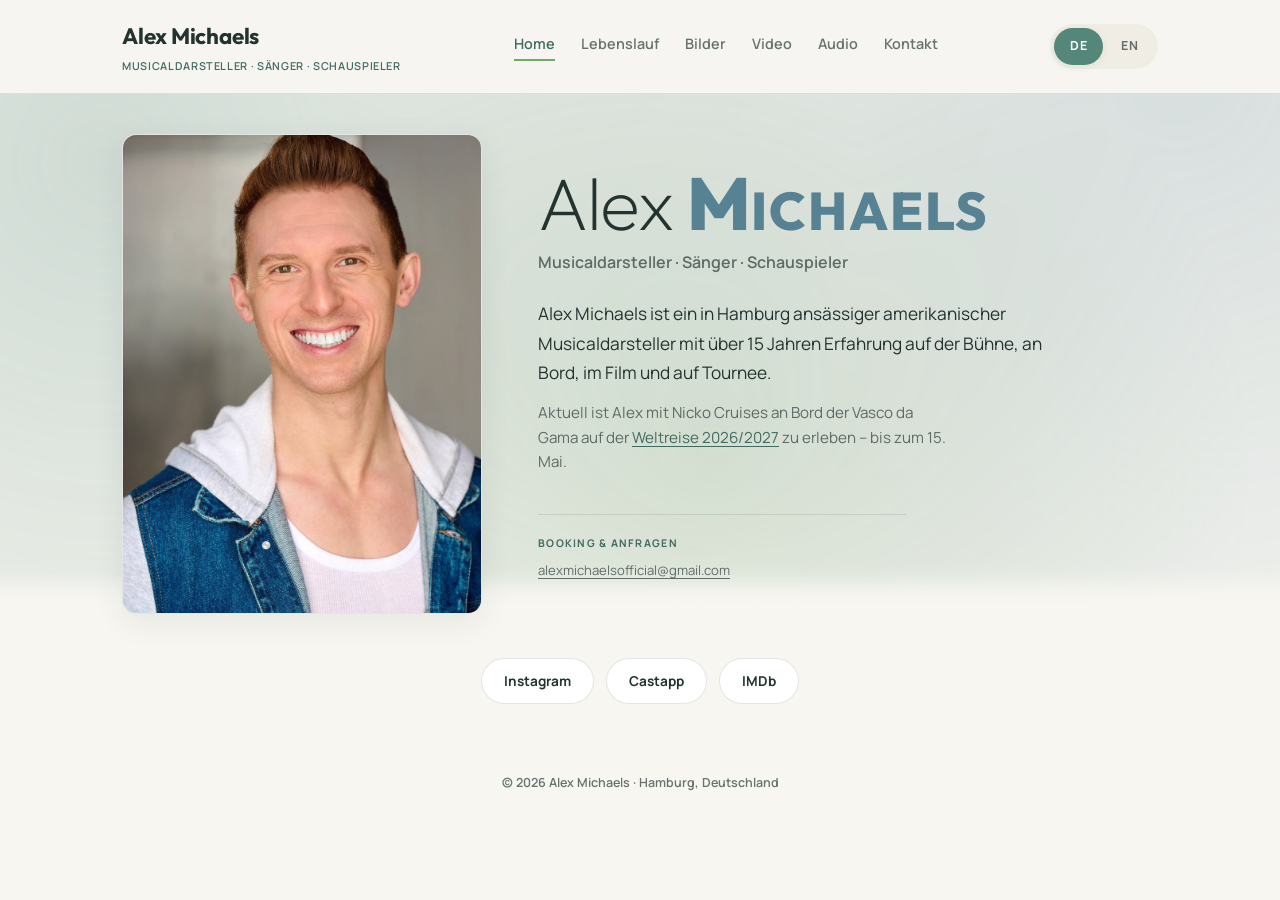
<file: index.html>
<!DOCTYPE html>
<html lang="de">
<head>
<meta charset="UTF-8">
<meta http-equiv="refresh" content="0; url=de/index.html">
<link rel="icon" type="image/png" sizes="32x32" href="assets/favicon-32.png">
<link rel="canonical" href="de/index.html">
<title>Alex Michaels</title>
</head>
<body>
<p><a href="de/index.html">Weiter zu Alex Michaels (Deutsch)</a> / <a href="en/index.html">Continue in English</a></p>
</body>
</html>
</file>
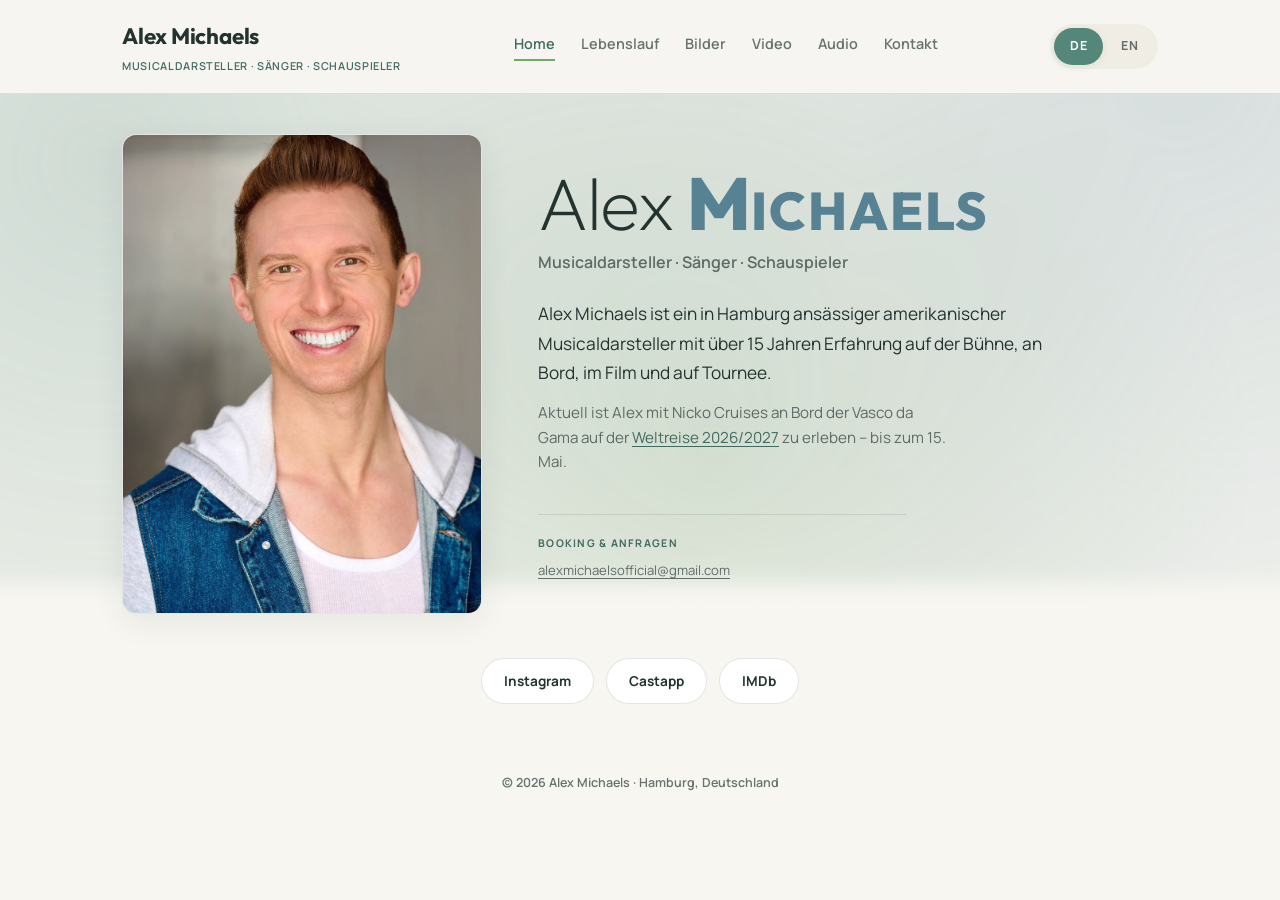
<file: de/index.html>
<!DOCTYPE html>
<html lang="de">
<head>
<meta charset="UTF-8">
<meta name="viewport" content="width=device-width, initial-scale=1">
<title>Alex Michaels — Musicaldarsteller, Sänger, Schauspieler | Hamburg</title>
<meta name="description" content="Alex Michaels ist ein in Hamburg ansässiger amerikanischer Musicaldarsteller mit über 15 Jahren Erfahrung auf der Bühne, an Bord, im Film und auf Tournee.">
<link rel="icon" type="image/png" sizes="32x32" href="../assets/favicon-32.png">
<link rel="icon" type="image/png" sizes="16x16" href="../assets/favicon-16.png">
<link rel="apple-touch-icon" href="../assets/apple-touch-icon.png">
<link rel="stylesheet" href="../assets/css/style.css">
</head>
<body>

<header class="site-header">
  <div class="header-inner">
    <a href="index.html" class="brand">Alex Michaels<small>Musicaldarsteller · Sänger · Schauspieler</small></a>
    <nav class="main-nav" aria-label="Hauptnavigation">
      <a href="index.html" aria-current="page">Home</a>
      <a href="cv.html">Lebenslauf</a>
      <a href="bilder.html">Bilder</a>
      <a href="video.html">Video</a>
      <a href="audio.html">Audio</a>
      <a href="kontakt.html">Kontakt</a>
    </nav>
    <div class="lang-toggle" role="group" aria-label="Sprache wählen">
      <a href="index.html" class="active" lang="de">DE</a>
      <a href="../en/index.html" lang="en">EN</a>
    </div>
  </div>
</header>

<section class="hero-split">
  <div class="wrap hero-grid">
    <div class="hero-photo-col">
      <div class="hero-photo">
        <img src="../assets/img/alex-headshot.jpg" alt="Portraitfoto von Alex Michaels">
      </div>
    </div>
    <div class="hero-content-col">
      <h1>Alex <em>M<span class="small-caps">ichaels</span></em></h1>
      <p class="role-strip">Musicaldarsteller · Sänger · Schauspieler</p>
      <p class="hero-bio">Alex Michaels ist ein in Hamburg ansässiger amerikanischer Musicaldarsteller mit über 15 Jahren Erfahrung auf der Bühne, an Bord, im Film und auf Tournee.</p>
      <p class="hero-note">Aktuell ist Alex mit Nicko Cruises an Bord der Vasco da Gama auf der <a href="https://www.nicko-cruises.de/en/world-cruise/routes/world-cruise-2026-27-193-days" target="_blank" rel="noopener">Weltreise 2026/2027</a> zu erleben – bis zum 15. Mai.</p>
      <div class="agent-block">
        <span class="label">Booking & Anfragen</span>
        <a href="mailto:alexmichaelsofficial@gmail.com">alexmichaelsofficial@gmail.com</a>
      </div>
    </div>
  </div>
</section>

<section class="hero-links-row">
  <div class="wrap">
    <div class="links-strip">
      <a class="link-chip" href="https://www.instagram.com/alexmichaelsofficial/" target="_blank" rel="noopener">Instagram</a>
      <a class="link-chip" href="https://castapp.pro/AlexMichaels" target="_blank" rel="noopener">Castapp</a>
      <a class="link-chip" href="https://www.imdb.com/name/nm9391059/" target="_blank" rel="noopener">IMDb</a>
    </div>
  </div>
</section>

<footer class="site-footer">
  <div class="wrap">
    <p>© 2026 Alex Michaels · Hamburg, Deutschland</p>
  </div>
</footer>

</body>
</html>
</file>
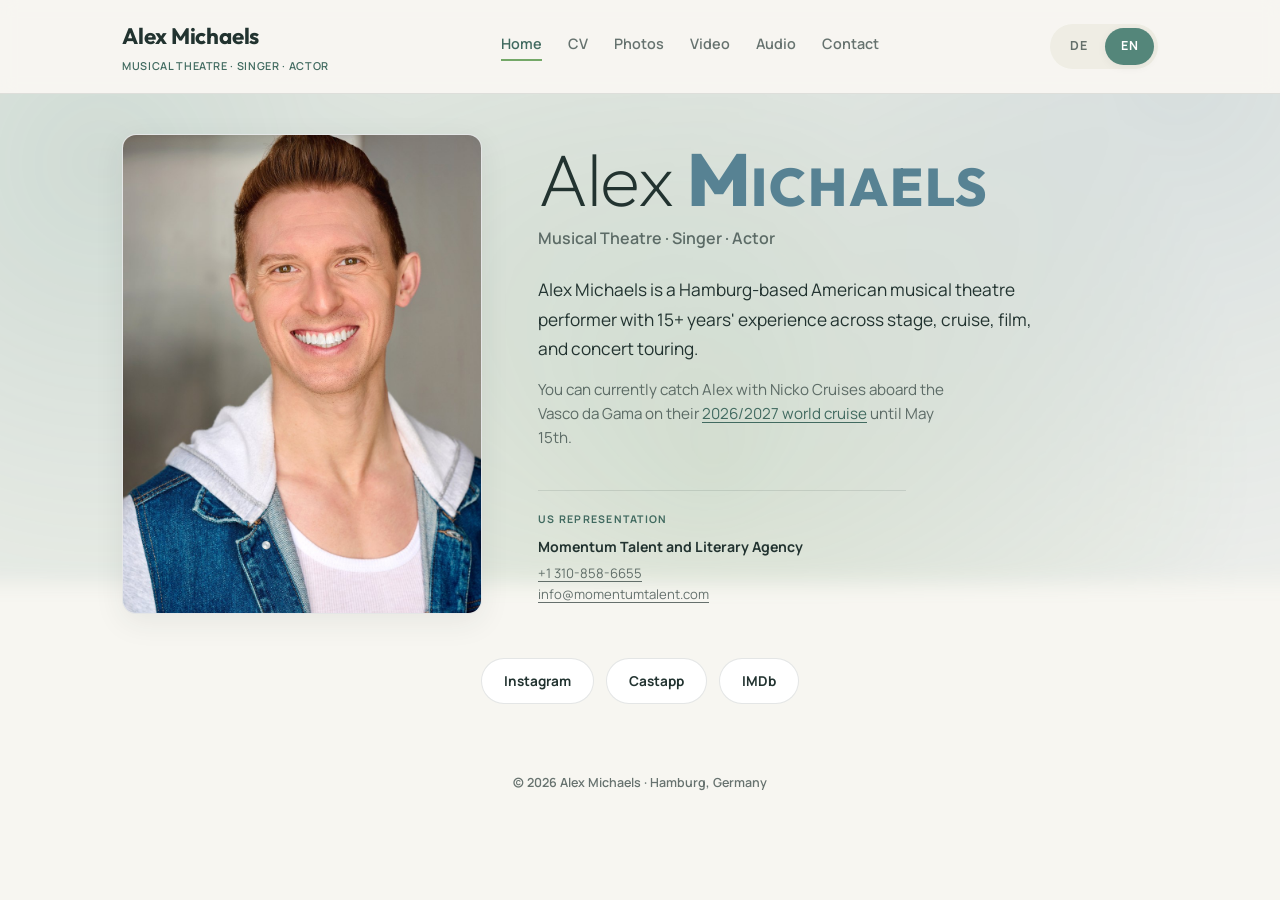
<file: en/index.html>
<!DOCTYPE html>
<html lang="en">
<head>
<meta charset="UTF-8">
<meta name="viewport" content="width=device-width, initial-scale=1">
<title>Alex Michaels — Musical Theatre, Singer, Actor | Hamburg</title>
<meta name="description" content="Alex Michaels is a Hamburg-based American musical theatre performer with 15+ years' experience across stage, cruise, film, and concert touring.">
<link rel="icon" type="image/png" sizes="32x32" href="../assets/favicon-32.png">
<link rel="icon" type="image/png" sizes="16x16" href="../assets/favicon-16.png">
<link rel="apple-touch-icon" href="../assets/apple-touch-icon.png">
<link rel="stylesheet" href="../assets/css/style.css">
</head>
<body>

<header class="site-header">
  <div class="header-inner">
    <a href="index.html" class="brand">Alex Michaels<small>Musical Theatre · Singer · Actor</small></a>
    <nav class="main-nav" aria-label="Main navigation">
      <a href="index.html" aria-current="page">Home</a>
      <a href="cv.html">CV</a>
      <a href="photos.html">Photos</a>
      <a href="video.html">Video</a>
      <a href="audio.html">Audio</a>
      <a href="contact.html">Contact</a>
    </nav>
    <div class="lang-toggle" role="group" aria-label="Select language">
      <a href="../de/index.html" lang="de">DE</a>
      <a href="index.html" class="active" lang="en">EN</a>
    </div>
  </div>
</header>

<section class="hero-split">
  <div class="wrap hero-grid">
    <div class="hero-photo-col">
      <div class="hero-photo">
        <img src="../assets/img/alex-headshot.jpg" alt="Portrait photo of Alex Michaels">
      </div>
    </div>
    <div class="hero-content-col">
      <h1>Alex <em>M<span class="small-caps">ichaels</span></em></h1>
      <p class="role-strip">Musical Theatre · Singer · Actor</p>
      <p class="hero-bio">Alex Michaels is a Hamburg-based American musical theatre performer with 15+ years' experience across stage, cruise, film, and concert touring.</p>
      <p class="hero-note">You can currently catch Alex with Nicko Cruises aboard the Vasco da Gama on their <a href="https://www.nicko-cruises.de/en/world-cruise/routes/world-cruise-2026-27-193-days" target="_blank" rel="noopener">2026/2027 world cruise</a> until May 15th.</p>
      <div class="agent-block">
        <span class="label">US Representation</span>
        <strong>Momentum Talent and Literary Agency</strong>
        <a href="tel:+13108586655">+1 310-858-6655</a><br>
        <a href="mailto:info@momentumtalent.com">info@momentumtalent.com</a>
      </div>
    </div>
  </div>
</section>

<section class="hero-links-row">
  <div class="wrap">
    <div class="links-strip">
      <a class="link-chip" href="https://www.instagram.com/alexmichaelsofficial/" target="_blank" rel="noopener">Instagram</a>
      <a class="link-chip" href="https://castapp.pro/AlexMichaels" target="_blank" rel="noopener">Castapp</a>
      <a class="link-chip" href="https://www.imdb.com/name/nm9391059/" target="_blank" rel="noopener">IMDb</a>
    </div>
  </div>
</section>

<footer class="site-footer">
  <div class="wrap">
    <p>© 2026 Alex Michaels · Hamburg, Germany</p>
  </div>
</footer>

</body>
</html>
</file>
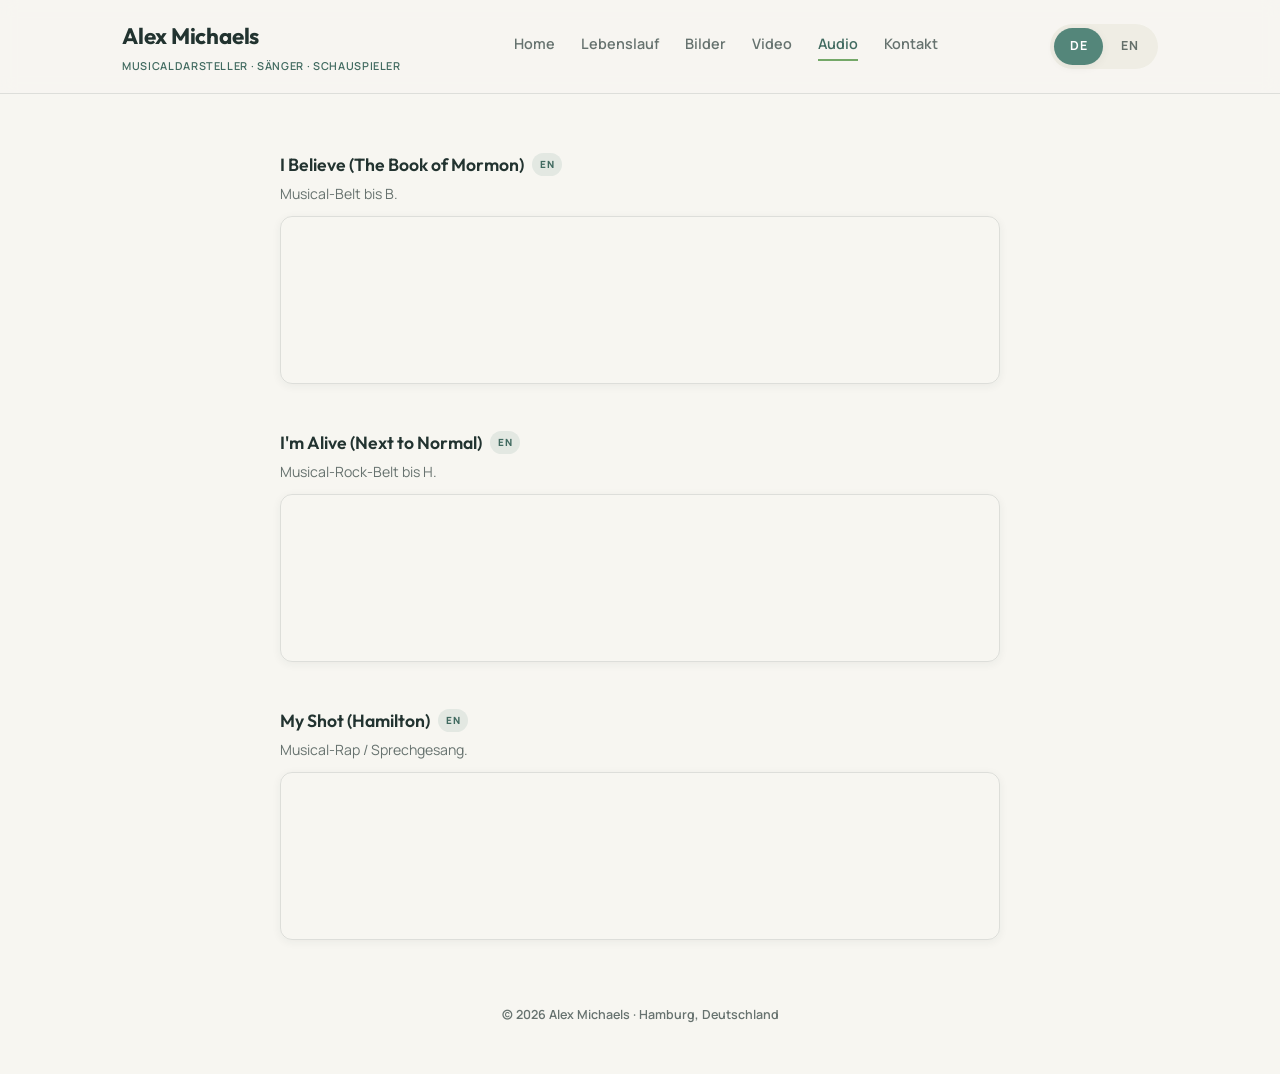
<file: de/audio.html>
<!DOCTYPE html>
<html lang="de">
<head>
<meta charset="UTF-8">
<meta name="viewport" content="width=device-width, initial-scale=1">
<title>Alex Michaels — Hörproben | Musicaldarsteller, Hamburg</title>
<link rel="icon" type="image/png" sizes="32x32" href="../assets/favicon-32.png">
<link rel="icon" type="image/png" sizes="16x16" href="../assets/favicon-16.png">
<link rel="apple-touch-icon" href="../assets/apple-touch-icon.png">
<meta name="description" content="Hörproben von Alex Michaels — Gesangsausschnitte aus Musical-Produktionen wie The Book of Mormon, Next to Normal und Hamilton.">
<link rel="stylesheet" href="../assets/css/style.css">
</head>
<body>

<header class="site-header">
  <div class="header-inner">
    <a href="index.html" class="brand">Alex Michaels<small>Musicaldarsteller · Sänger · Schauspieler</small></a>
    <nav class="main-nav" aria-label="Hauptnavigation">
      <a href="index.html">Home</a>
      <a href="cv.html" >Lebenslauf</a>
      <a href="bilder.html" >Bilder</a>
      <a href="video.html" >Video</a>
      <a href="audio.html" aria-current="page">Audio</a>
      <a href="kontakt.html" >Kontakt</a>
    </nav>
    <div class="lang-toggle" role="group" aria-label="Sprache wählen">
      <a href="audio.html" class="active" lang="de">DE</a>
      <a href="../en/audio.html" lang="en">EN</a>
    </div>
  </div>
</header>

<section class="section" style="border-bottom:none; padding-top:56px; padding-bottom:24px;">
  <div class="wrap">
    <div class="audio-list">
      <div class="audio-item">
        <h3>I Believe (The Book of Mormon) <span class="lang-badge">EN</span></h3>
        <p>Musical-Belt bis B.</p>
        <div class="audio-embed">
          <iframe width="100%" height="166" scrolling="no" frameborder="no" allow="autoplay" loading="lazy" src="https://w.soundcloud.com/player/?url=https%3A//soundcloud.com/alex_michaels/i-believe-the-book-of-mormon&color=%23578293&auto_play=false&hide_related=true&show_comments=false&show_user=true&show_reposts=false&show_teaser=false"></iframe>
        </div>
      </div>
      <div class="audio-item">
        <h3>I'm Alive (Next to Normal) <span class="lang-badge">EN</span></h3>
        <p>Musical-Rock-Belt bis H.</p>
        <div class="audio-embed">
          <iframe width="100%" height="166" scrolling="no" frameborder="no" allow="autoplay" loading="lazy" src="https://w.soundcloud.com/player/?url=https%3A//soundcloud.com/alex_michaels/im-alive-next-to-normal&color=%23578293&auto_play=false&hide_related=true&show_comments=false&show_user=true&show_reposts=false&show_teaser=false"></iframe>
        </div>
      </div>
      <div class="audio-item">
        <h3>My Shot (Hamilton) <span class="lang-badge">EN</span></h3>
        <p>Musical-Rap / Sprechgesang.</p>
        <div class="audio-embed">
          <iframe width="100%" height="166" scrolling="no" frameborder="no" allow="autoplay" loading="lazy" src="https://w.soundcloud.com/player/?url=https%3A//soundcloud.com/alex_michaels/my-shot-hamilton&color=%23578293&auto_play=false&hide_related=true&show_comments=false&show_user=true&show_reposts=false&show_teaser=false"></iframe>
        </div>
      </div>
    </div>
  </div>
</section>

<footer class="site-footer"><div class="wrap"><p>© 2026 Alex Michaels · Hamburg, Deutschland</p></div></footer>

</body>
</html>
</file>
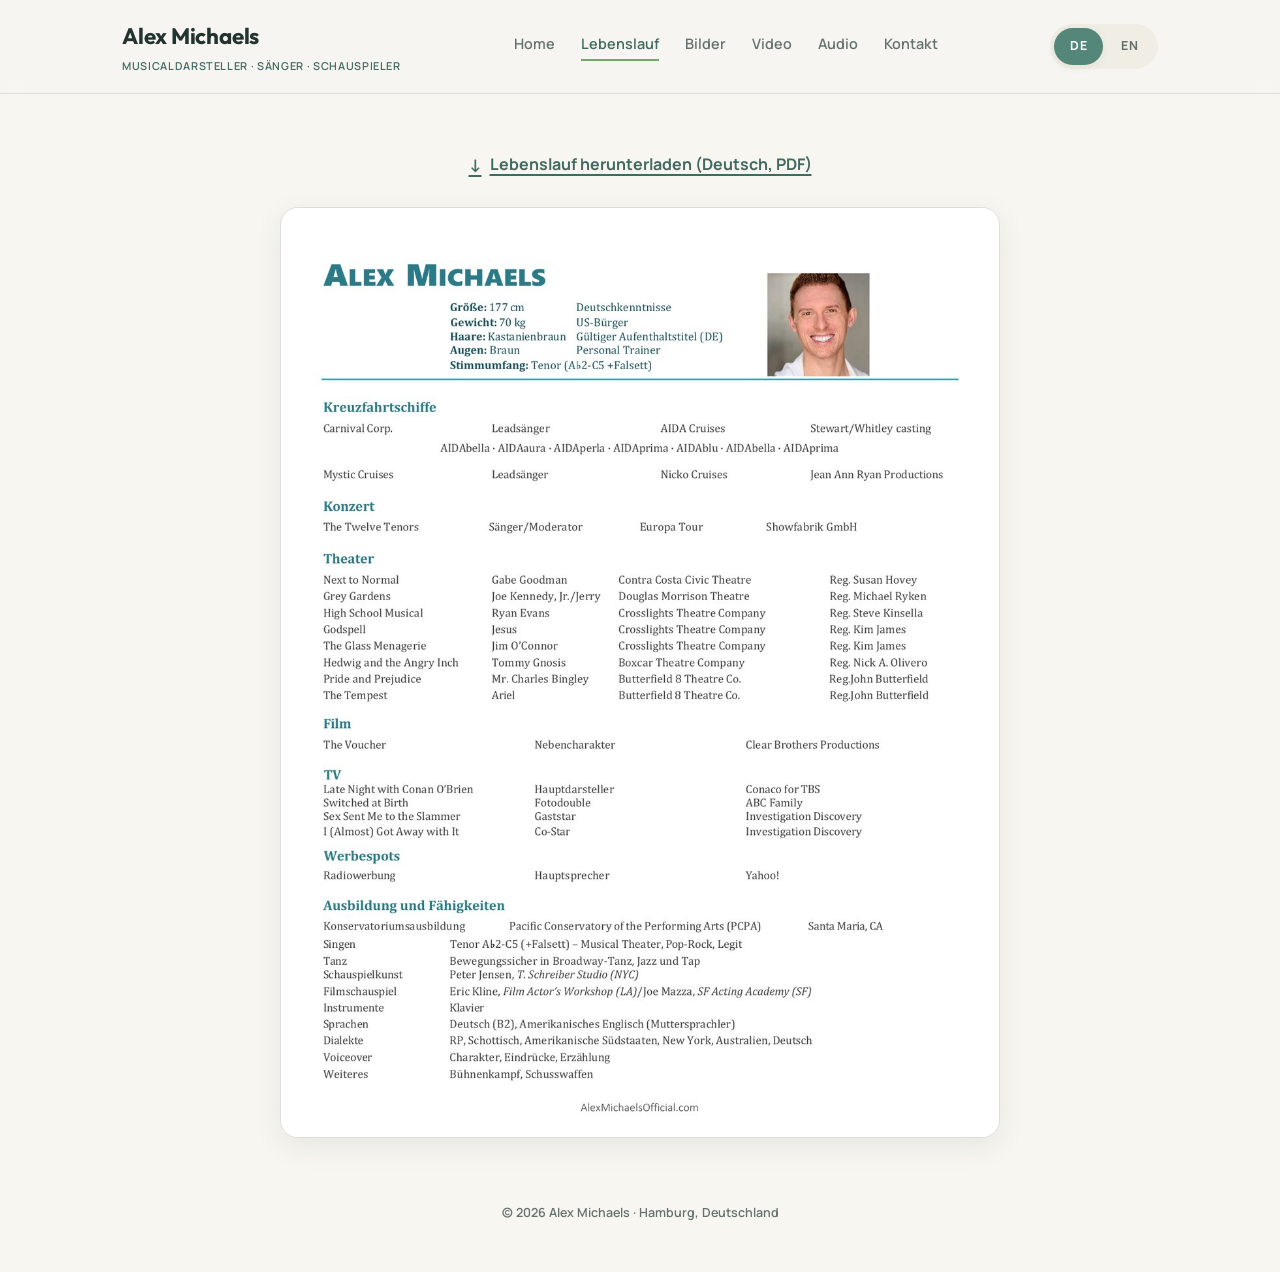
<file: de/cv.html>
<!DOCTYPE html>
<html lang="de">
<head>
<meta charset="UTF-8">
<meta name="viewport" content="width=device-width, initial-scale=1">
<title>Alex Michaels — Lebenslauf & Vita | Musicaldarsteller, Hamburg</title>
<link rel="icon" type="image/png" sizes="32x32" href="../assets/favicon-32.png">
<link rel="icon" type="image/png" sizes="16x16" href="../assets/favicon-16.png">
<link rel="apple-touch-icon" href="../assets/apple-touch-icon.png">
<meta name="description" content="Lebenslauf von Alex Michaels — Musicaldarsteller, Sänger und Schauspieler mit Engagements bei AIDA Cruises, The 12 Tenors und internationalem Musiktheater.">
<link rel="stylesheet" href="../assets/css/style.css">
</head>
<body>

<header class="site-header">
  <div class="header-inner">
    <a href="index.html" class="brand">Alex Michaels<small>Musicaldarsteller · Sänger · Schauspieler</small></a>
    <nav class="main-nav" aria-label="Hauptnavigation">
      <a href="index.html">Home</a>
      <a href="cv.html" aria-current="page">Lebenslauf</a>
      <a href="bilder.html" >Bilder</a>
      <a href="video.html" >Video</a>
      <a href="audio.html" >Audio</a>
      <a href="kontakt.html" >Kontakt</a>
    </nav>
    <div class="lang-toggle" role="group" aria-label="Sprache wählen">
      <a href="cv.html" class="active" lang="de">DE</a>
      <a href="../en/cv.html" lang="en">EN</a>
    </div>
  </div>
</header>

<section class="section" style="border-bottom:none; padding-top:56px; padding-bottom:24px;">
  <div class="wrap">
    <div class="cv-downloads single">
      <a class="cv-download-link" href="../assets/downloads/alex-michaels-lebenslauf-de.pdf" target="_blank" rel="noopener">
        <span class="icon">&#8595;</span> Lebenslauf herunterladen (Deutsch, PDF)
      </a>
    </div>
    <div class="cv-preview">
      <img src="../assets/img/cv-preview-de.jpg" alt="Lebenslauf von Alex Michaels — Vorschau">
    </div>
  </div>
</section>

<footer class="site-footer"><div class="wrap"><p>© 2026 Alex Michaels · Hamburg, Deutschland</p></div></footer>

</body>
</html>
</file>
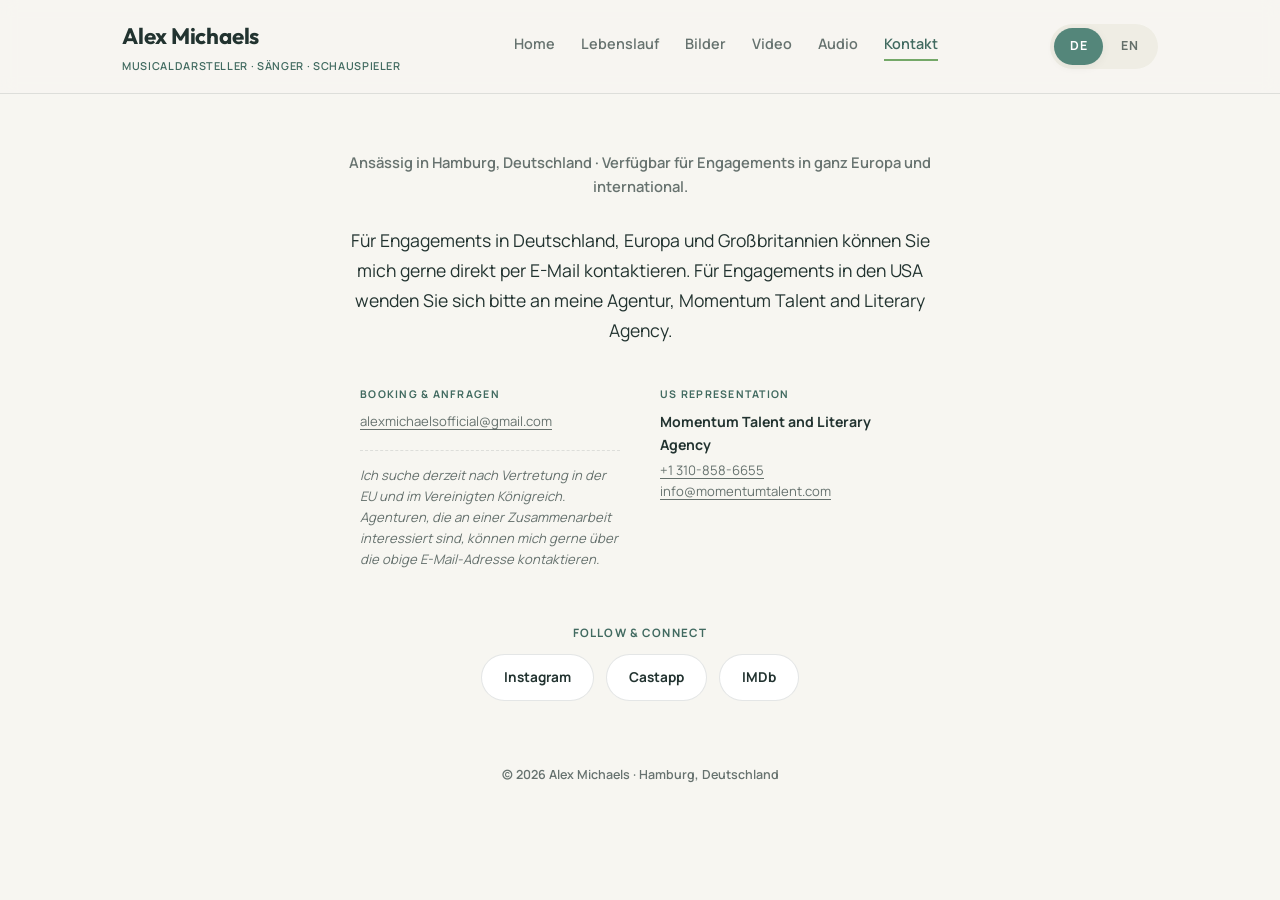
<file: de/kontakt.html>
<!DOCTYPE html>
<html lang="de">
<head>
<meta charset="UTF-8">
<meta name="viewport" content="width=device-width, initial-scale=1">
<title>Alex Michaels — Kontakt & Booking | Musicaldarsteller, Hamburg</title>
<link rel="icon" type="image/png" sizes="32x32" href="../assets/favicon-32.png">
<link rel="icon" type="image/png" sizes="16x16" href="../assets/favicon-16.png">
<link rel="apple-touch-icon" href="../assets/apple-touch-icon.png">
<meta name="description" content="Kontakt und Booking-Informationen für Alex Michaels — Musicaldarsteller mit Sitz in Hamburg, verfügbar für Engagements in Europa und den USA.">
<link rel="stylesheet" href="../assets/css/style.css">
</head>
<body>

<header class="site-header">
  <div class="header-inner">
    <a href="index.html" class="brand">Alex Michaels<small>Musicaldarsteller · Sänger · Schauspieler</small></a>
    <nav class="main-nav" aria-label="Hauptnavigation">
      <a href="index.html">Home</a>
      <a href="cv.html" >Lebenslauf</a>
      <a href="bilder.html" >Bilder</a>
      <a href="video.html" >Video</a>
      <a href="audio.html" >Audio</a>
      <a href="kontakt.html" aria-current="page">Kontakt</a>
    </nav>
    <div class="lang-toggle" role="group" aria-label="Sprache wählen">
      <a href="kontakt.html" class="active" lang="de">DE</a>
      <a href="../en/contact.html" lang="en">EN</a>
    </div>
  </div>
</header>

<section class="section" style="border-bottom:none; padding-top:56px; padding-bottom:24px;">
  <div class="wrap">
    <div class="contact-block">
      <p class="contact-location">Ansässig in Hamburg, Deutschland · Verfügbar für Engagements in ganz Europa und international.</p>

      <p class="contact-routing">Für Engagements in Deutschland, Europa und Großbritannien können Sie mich gerne direkt per E-Mail kontaktieren. Für Engagements in den USA wenden Sie sich bitte an meine Agentur, Momentum Talent and Literary Agency.</p>

      <div class="contact-columns">
        <div class="agent-block" style="text-align:left; margin-top:0; border-top:none; padding-top:0;">
          <span class="label">Booking & Anfragen</span>
          <a href="mailto:alexmichaelsofficial@gmail.com">alexmichaelsofficial@gmail.com</a>
          <p style="margin-top:18px; padding-top:14px; border-top:1px dashed var(--line); font-size:0.82rem; font-style:italic; color:var(--ink-soft); font-weight:400;">Ich suche derzeit nach Vertretung in der EU und im Vereinigten Königreich. Agenturen, die an einer Zusammenarbeit interessiert sind, können mich gerne über die obige E-Mail-Adresse kontaktieren.</p>
        </div>

        <div class="agent-block" style="text-align:left; margin-top:0; border-top:none; padding-top:0;">
          <span class="label">US Representation</span>
          <strong>Momentum Talent and Literary Agency</strong>
          <a href="tel:+13108586655">+1 310-858-6655</a><br>
          <a href="mailto:info@momentumtalent.com">info@momentumtalent.com</a>
        </div>
      </div>

      <p style="margin:0 0 12px; text-align:center; font-family:var(--font-body); font-weight:700; font-size:0.72rem; letter-spacing:0.1em; text-transform:uppercase; color:var(--teal-deep);">Follow &amp; Connect</p>
      <div class="links-strip" style="margin-top:0;">
        <a class="link-chip" href="https://www.instagram.com/alexmichaelsofficial/" target="_blank" rel="noopener">Instagram</a>
        <a class="link-chip" href="https://castapp.pro/AlexMichaels" target="_blank" rel="noopener">Castapp</a>
        <a class="link-chip" href="https://www.imdb.com/name/nm9391059/" target="_blank" rel="noopener">IMDb</a>
      </div>
    </div>
  </div>
</section>

<footer class="site-footer"><div class="wrap"><p>© 2026 Alex Michaels · Hamburg, Deutschland</p></div></footer>

</body>
</html>
</file>
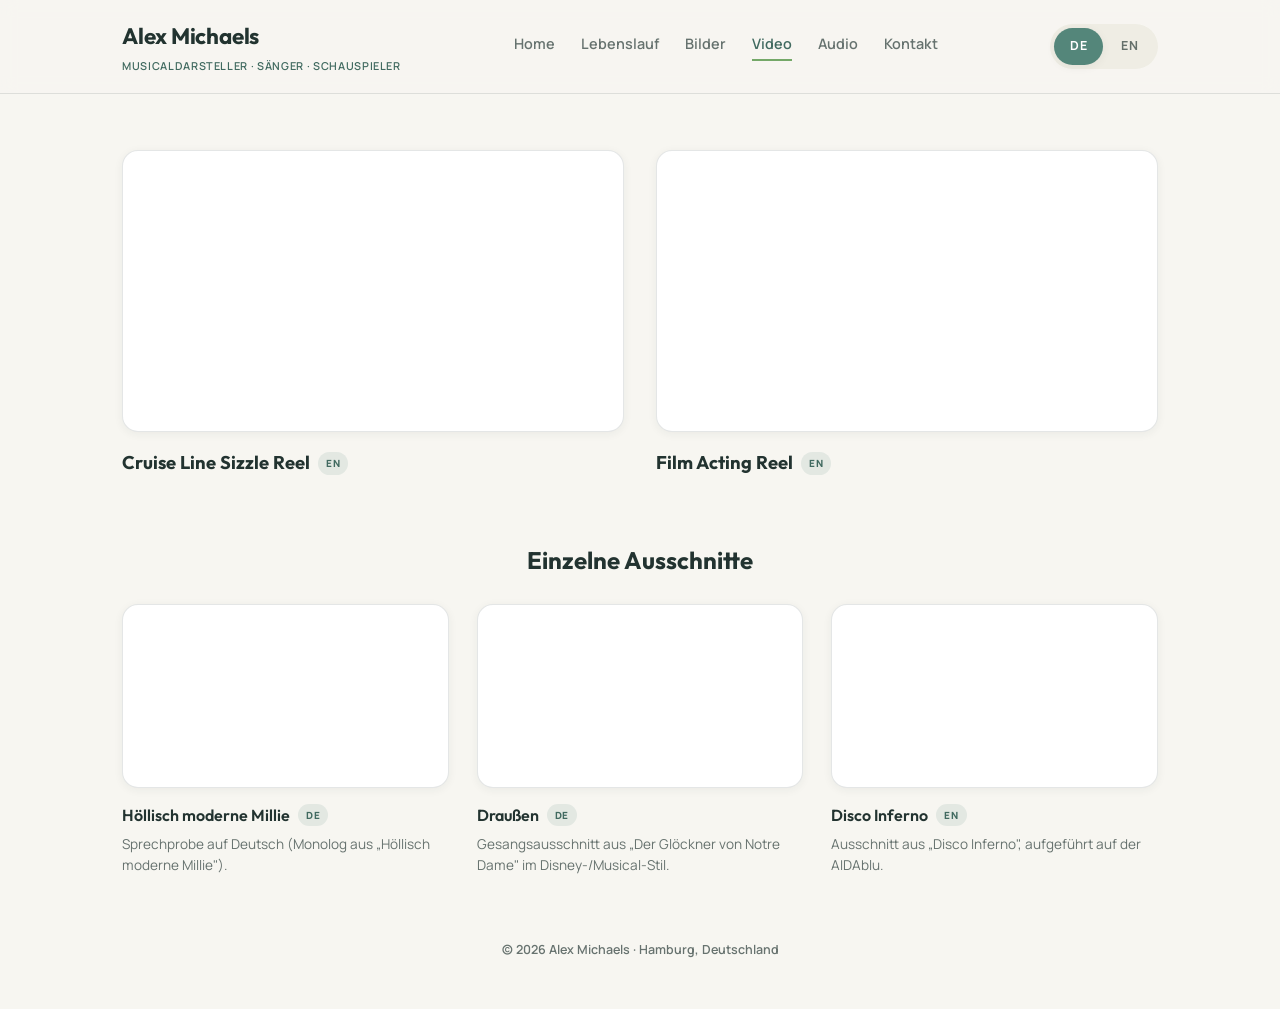
<file: de/video.html>
<!DOCTYPE html>
<html lang="de">
<head>
<meta charset="UTF-8">
<meta name="viewport" content="width=device-width, initial-scale=1">
<title>Alex Michaels — Video-Reel | Musicaldarsteller, Hamburg</title>
<link rel="icon" type="image/png" sizes="32x32" href="../assets/favicon-32.png">
<link rel="icon" type="image/png" sizes="16x16" href="../assets/favicon-16.png">
<link rel="apple-touch-icon" href="../assets/apple-touch-icon.png">
<meta name="description" content="Video-Reel von Alex Michaels — Ausschnitte aus Kreuzfahrt-Shows, Film und Musical-Auftritten auf Deutsch und Englisch.">
<link rel="stylesheet" href="../assets/css/style.css">
</head>
<body>

<header class="site-header">
  <div class="header-inner">
    <a href="index.html" class="brand">Alex Michaels<small>Musicaldarsteller · Sänger · Schauspieler</small></a>
    <nav class="main-nav" aria-label="Hauptnavigation">
      <a href="index.html">Home</a>
      <a href="cv.html" >Lebenslauf</a>
      <a href="bilder.html" >Bilder</a>
      <a href="video.html" aria-current="page">Video</a>
      <a href="audio.html" >Audio</a>
      <a href="kontakt.html" >Kontakt</a>
    </nav>
    <div class="lang-toggle" role="group" aria-label="Sprache wählen">
      <a href="video.html" class="active" lang="de">DE</a>
      <a href="../en/video.html" lang="en">EN</a>
    </div>
  </div>
</header>

<section class="section" style="border-bottom:none; padding-top:56px; padding-bottom:24px;">
  <div class="wrap">

    <div class="reels-grid">
      <div class="reel-item">
        <div class="video-embed">
          <iframe src="https://www.youtube-nocookie.com/embed/fp2hVuoO6jY" title="Cruise Line Sizzle Reel" allow="accelerometer; autoplay; clipboard-write; encrypted-media; gyroscope; picture-in-picture" allowfullscreen loading="lazy"></iframe>
        </div>
        <h3>Cruise Line Sizzle Reel <span class="lang-badge">EN</span></h3>
      </div>
      <div class="reel-item">
        <div class="video-embed">
          <iframe src="https://www.youtube-nocookie.com/embed/_cJl3oy1xEE" title="Film Acting Reel" allow="accelerometer; autoplay; clipboard-write; encrypted-media; gyroscope; picture-in-picture" allowfullscreen loading="lazy"></iframe>
        </div>
        <h3>Film Acting Reel <span class="lang-badge">EN</span></h3>
      </div>
    </div>

    <h2 class="clips-heading">Einzelne Ausschnitte</h2>

    <div class="clips-grid">
      <div class="clip-item">
        <div class="video-embed">
          <iframe src="https://www.youtube-nocookie.com/embed/ijK-uaWUU9I" title="Höllisch moderne Millie — Monolog" allow="accelerometer; autoplay; clipboard-write; encrypted-media; gyroscope; picture-in-picture" allowfullscreen loading="lazy"></iframe>
        </div>
        <h3>Höllisch moderne Millie <span class="lang-badge">DE</span></h3>
        <p>Sprechprobe auf Deutsch (Monolog aus „Höllisch moderne Millie").</p>
      </div>
      <div class="clip-item">
        <div class="video-embed">
          <iframe src="https://www.youtube-nocookie.com/embed/_XfTvEDf6vM" title="Draußen — Der Glöckner von Notre Dame" allow="accelerometer; autoplay; clipboard-write; encrypted-media; gyroscope; picture-in-picture" allowfullscreen loading="lazy"></iframe>
        </div>
        <h3>Draußen <span class="lang-badge">DE</span></h3>
        <p>Gesangsausschnitt aus „Der Glöckner von Notre Dame" im Disney-/Musical-Stil.</p>
      </div>
      <div class="clip-item">
        <div class="video-embed">
          <iframe src="https://www.youtube-nocookie.com/embed/ALxhpUR-mp4" title="Disco Inferno — AIDAblu" allow="accelerometer; autoplay; clipboard-write; encrypted-media; gyroscope; picture-in-picture" allowfullscreen loading="lazy"></iframe>
        </div>
        <h3>Disco Inferno <span class="lang-badge">EN</span></h3>
        <p>Ausschnitt aus „Disco Inferno", aufgeführt auf der AIDAblu.</p>
      </div>
    </div>

  </div>
</section>

<footer class="site-footer"><div class="wrap"><p>© 2026 Alex Michaels · Hamburg, Deutschland</p></div></footer>

</body>
</html>
</file>
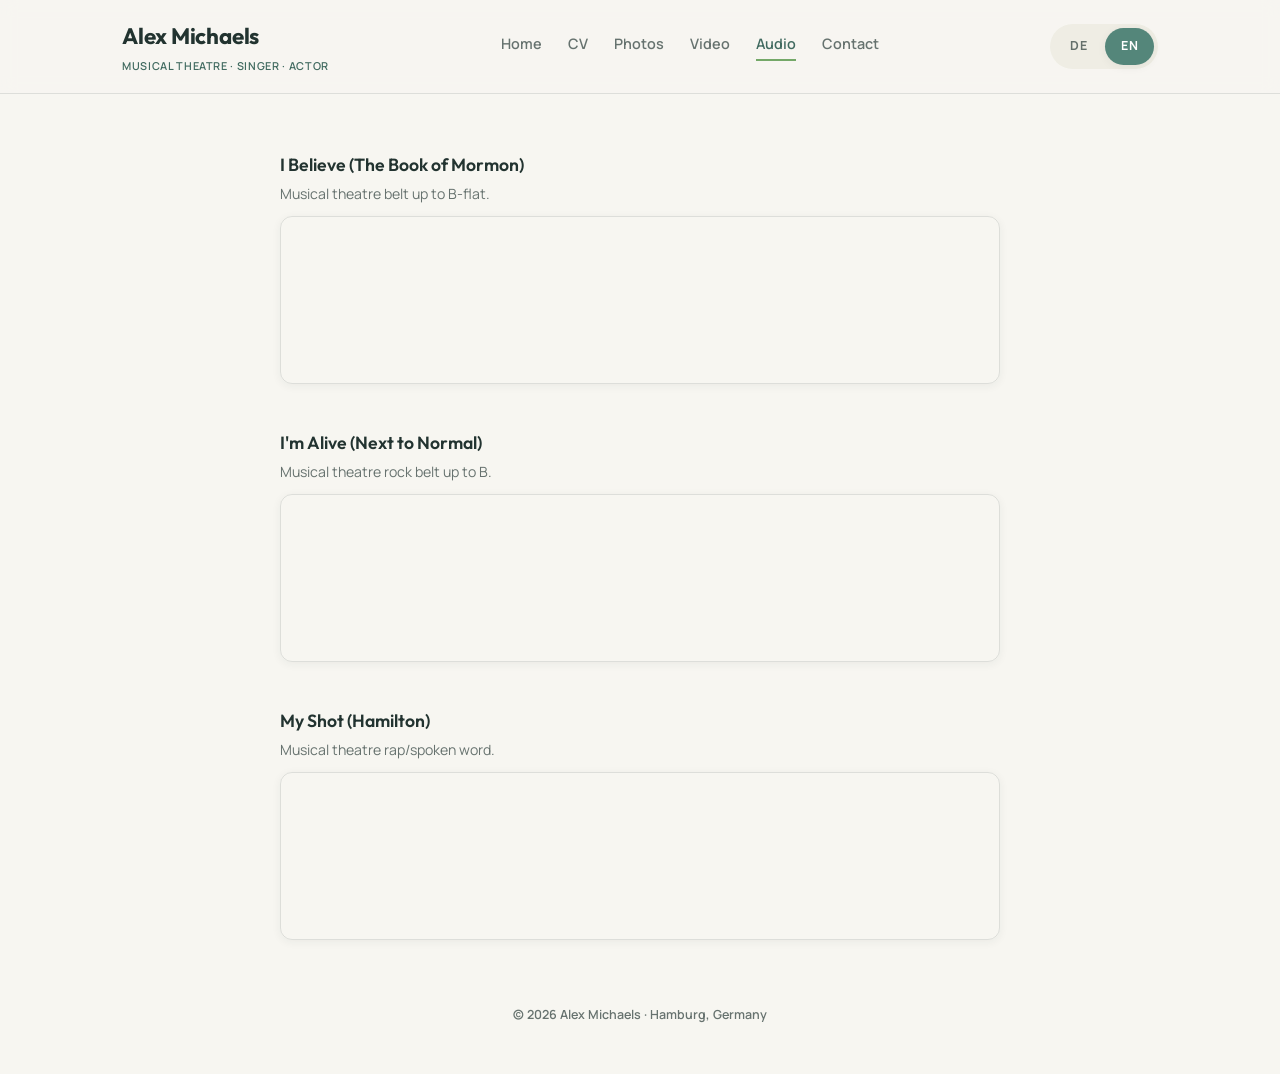
<file: en/audio.html>
<!DOCTYPE html>
<html lang="en">
<head>
<meta charset="UTF-8">
<meta name="viewport" content="width=device-width, initial-scale=1">
<title>Alex Michaels — Audio Samples | Musical Theatre Performer, Hamburg</title>
<link rel="icon" type="image/png" sizes="32x32" href="../assets/favicon-32.png">
<link rel="icon" type="image/png" sizes="16x16" href="../assets/favicon-16.png">
<link rel="apple-touch-icon" href="../assets/apple-touch-icon.png">
<meta name="description" content="Alex Michaels' audio samples — vocal clips from musical theatre productions including The Book of Mormon, Next to Normal, and Hamilton.">
<link rel="stylesheet" href="../assets/css/style.css">
</head>
<body>

<header class="site-header">
  <div class="header-inner">
    <a href="index.html" class="brand">Alex Michaels<small>Musical Theatre · Singer · Actor</small></a>
    <nav class="main-nav" aria-label="Main navigation">
      <a href="index.html">Home</a>
      <a href="cv.html" >CV</a>
      <a href="photos.html" >Photos</a>
      <a href="video.html" >Video</a>
      <a href="audio.html" aria-current="page">Audio</a>
      <a href="contact.html" >Contact</a>
    </nav>
    <div class="lang-toggle" role="group" aria-label="Select language">
      <a href="../de/audio.html" lang="de">DE</a>
      <a href="audio.html" class="active" lang="en">EN</a>
    </div>
  </div>
</header>

<section class="section" style="border-bottom:none; padding-top:56px; padding-bottom:24px;">
  <div class="wrap">
    <div class="audio-list">
      <div class="audio-item">
        <h3>I Believe (The Book of Mormon)</h3>
        <p>Musical theatre belt up to B-flat.</p>
        <div class="audio-embed">
          <iframe width="100%" height="166" scrolling="no" frameborder="no" allow="autoplay" loading="lazy" src="https://w.soundcloud.com/player/?url=https%3A//soundcloud.com/alex_michaels/i-believe-the-book-of-mormon&color=%23578293&auto_play=false&hide_related=true&show_comments=false&show_user=true&show_reposts=false&show_teaser=false"></iframe>
        </div>
      </div>
      <div class="audio-item">
        <h3>I'm Alive (Next to Normal)</h3>
        <p>Musical theatre rock belt up to B.</p>
        <div class="audio-embed">
          <iframe width="100%" height="166" scrolling="no" frameborder="no" allow="autoplay" loading="lazy" src="https://w.soundcloud.com/player/?url=https%3A//soundcloud.com/alex_michaels/im-alive-next-to-normal&color=%23578293&auto_play=false&hide_related=true&show_comments=false&show_user=true&show_reposts=false&show_teaser=false"></iframe>
        </div>
      </div>
      <div class="audio-item">
        <h3>My Shot (Hamilton)</h3>
        <p>Musical theatre rap/spoken word.</p>
        <div class="audio-embed">
          <iframe width="100%" height="166" scrolling="no" frameborder="no" allow="autoplay" loading="lazy" src="https://w.soundcloud.com/player/?url=https%3A//soundcloud.com/alex_michaels/my-shot-hamilton&color=%23578293&auto_play=false&hide_related=true&show_comments=false&show_user=true&show_reposts=false&show_teaser=false"></iframe>
        </div>
      </div>
    </div>
  </div>
</section>

<footer class="site-footer"><div class="wrap"><p>© 2026 Alex Michaels · Hamburg, Germany</p></div></footer>

</body>
</html>
</file>
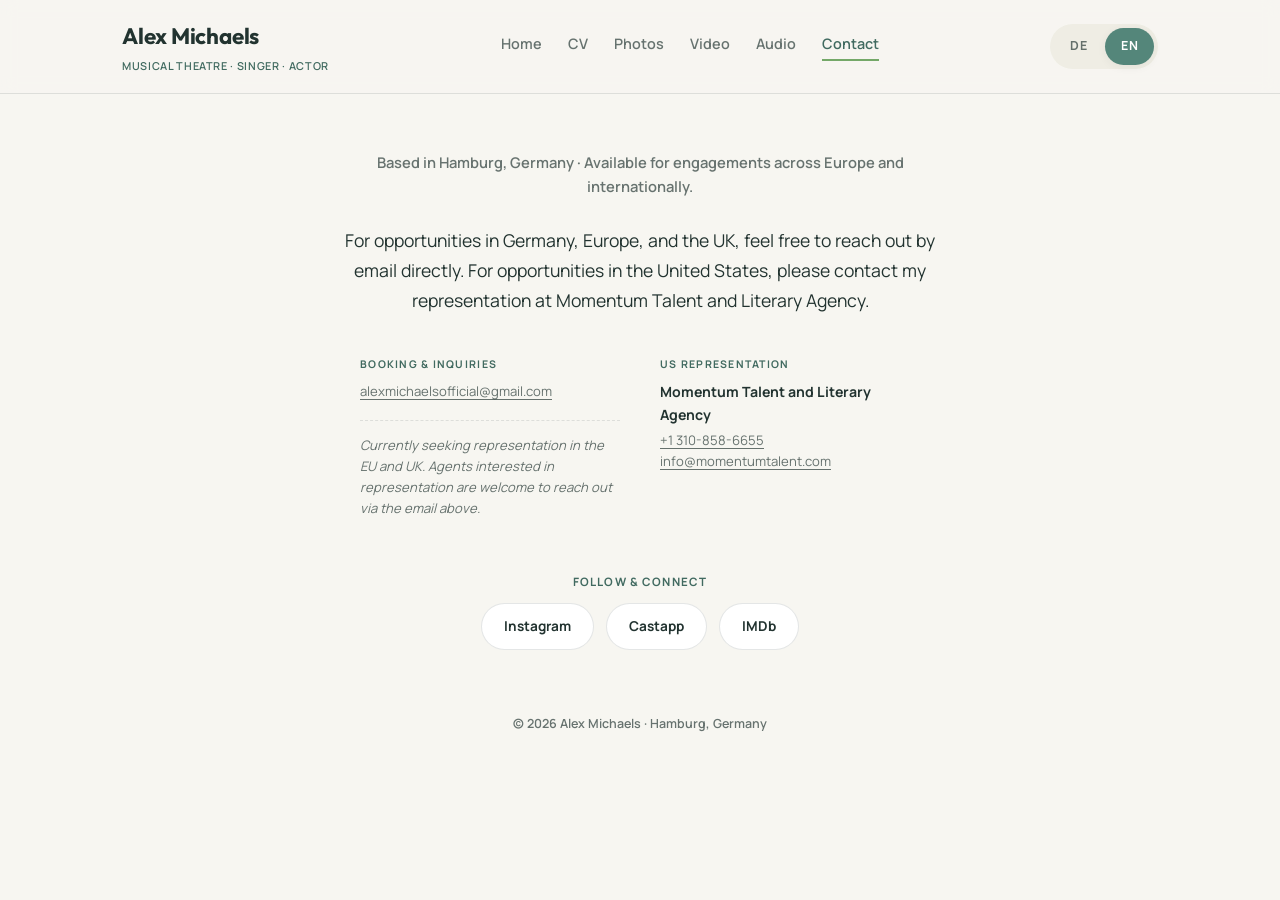
<file: en/contact.html>
<!DOCTYPE html>
<html lang="en">
<head>
<meta charset="UTF-8">
<meta name="viewport" content="width=device-width, initial-scale=1">
<title>Alex Michaels — Contact & Booking | Musical Theatre Performer, Hamburg</title>
<link rel="icon" type="image/png" sizes="32x32" href="../assets/favicon-32.png">
<link rel="icon" type="image/png" sizes="16x16" href="../assets/favicon-16.png">
<link rel="apple-touch-icon" href="../assets/apple-touch-icon.png">
<meta name="description" content="Contact and booking information for Alex Michaels — Hamburg-based musical theatre performer available for engagements across Europe and the US.">
<link rel="stylesheet" href="../assets/css/style.css">
</head>
<body>

<header class="site-header">
  <div class="header-inner">
    <a href="index.html" class="brand">Alex Michaels<small>Musical Theatre · Singer · Actor</small></a>
    <nav class="main-nav" aria-label="Main navigation">
      <a href="index.html">Home</a>
      <a href="cv.html" >CV</a>
      <a href="photos.html" >Photos</a>
      <a href="video.html" >Video</a>
      <a href="audio.html" >Audio</a>
      <a href="contact.html" aria-current="page">Contact</a>
    </nav>
    <div class="lang-toggle" role="group" aria-label="Select language">
      <a href="../de/kontakt.html" lang="de">DE</a>
      <a href="contact.html" class="active" lang="en">EN</a>
    </div>
  </div>
</header>

<section class="section" style="border-bottom:none; padding-top:56px; padding-bottom:24px;">
  <div class="wrap">
    <div class="contact-block">
      <p class="contact-location">Based in Hamburg, Germany · Available for engagements across Europe and internationally.</p>

      <p class="contact-routing">For opportunities in Germany, Europe, and the UK, feel free to reach out by email directly. For opportunities in the United States, please contact my representation at Momentum Talent and Literary Agency.</p>

      <div class="contact-columns">
        <div class="agent-block" style="text-align:left; margin-top:0; border-top:none; padding-top:0;">
          <span class="label">Booking & Inquiries</span>
          <a href="mailto:alexmichaelsofficial@gmail.com">alexmichaelsofficial@gmail.com</a>
          <p style="margin-top:18px; padding-top:14px; border-top:1px dashed var(--line); font-size:0.82rem; font-style:italic; color:var(--ink-soft); font-weight:400;">Currently seeking representation in the EU and UK. Agents interested in representation are welcome to reach out via the email above.</p>
        </div>

        <div class="agent-block" style="text-align:left; margin-top:0; border-top:none; padding-top:0;">
          <span class="label">US Representation</span>
          <strong>Momentum Talent and Literary Agency</strong>
          <a href="tel:+13108586655">+1 310-858-6655</a><br>
          <a href="mailto:info@momentumtalent.com">info@momentumtalent.com</a>
        </div>
      </div>

      <p style="margin:0 0 12px; text-align:center; font-family:var(--font-body); font-weight:700; font-size:0.72rem; letter-spacing:0.1em; text-transform:uppercase; color:var(--teal-deep);">Follow &amp; Connect</p>
      <div class="links-strip" style="margin-top:0;">
        <a class="link-chip" href="https://www.instagram.com/alexmichaelsofficial/" target="_blank" rel="noopener">Instagram</a>
        <a class="link-chip" href="https://castapp.pro/AlexMichaels" target="_blank" rel="noopener">Castapp</a>
        <a class="link-chip" href="https://www.imdb.com/name/nm9391059/" target="_blank" rel="noopener">IMDb</a>
      </div>
    </div>
  </div>
</section>

<footer class="site-footer"><div class="wrap"><p>© 2026 Alex Michaels · Hamburg, Germany</p></div></footer>

</body>
</html>
</file>
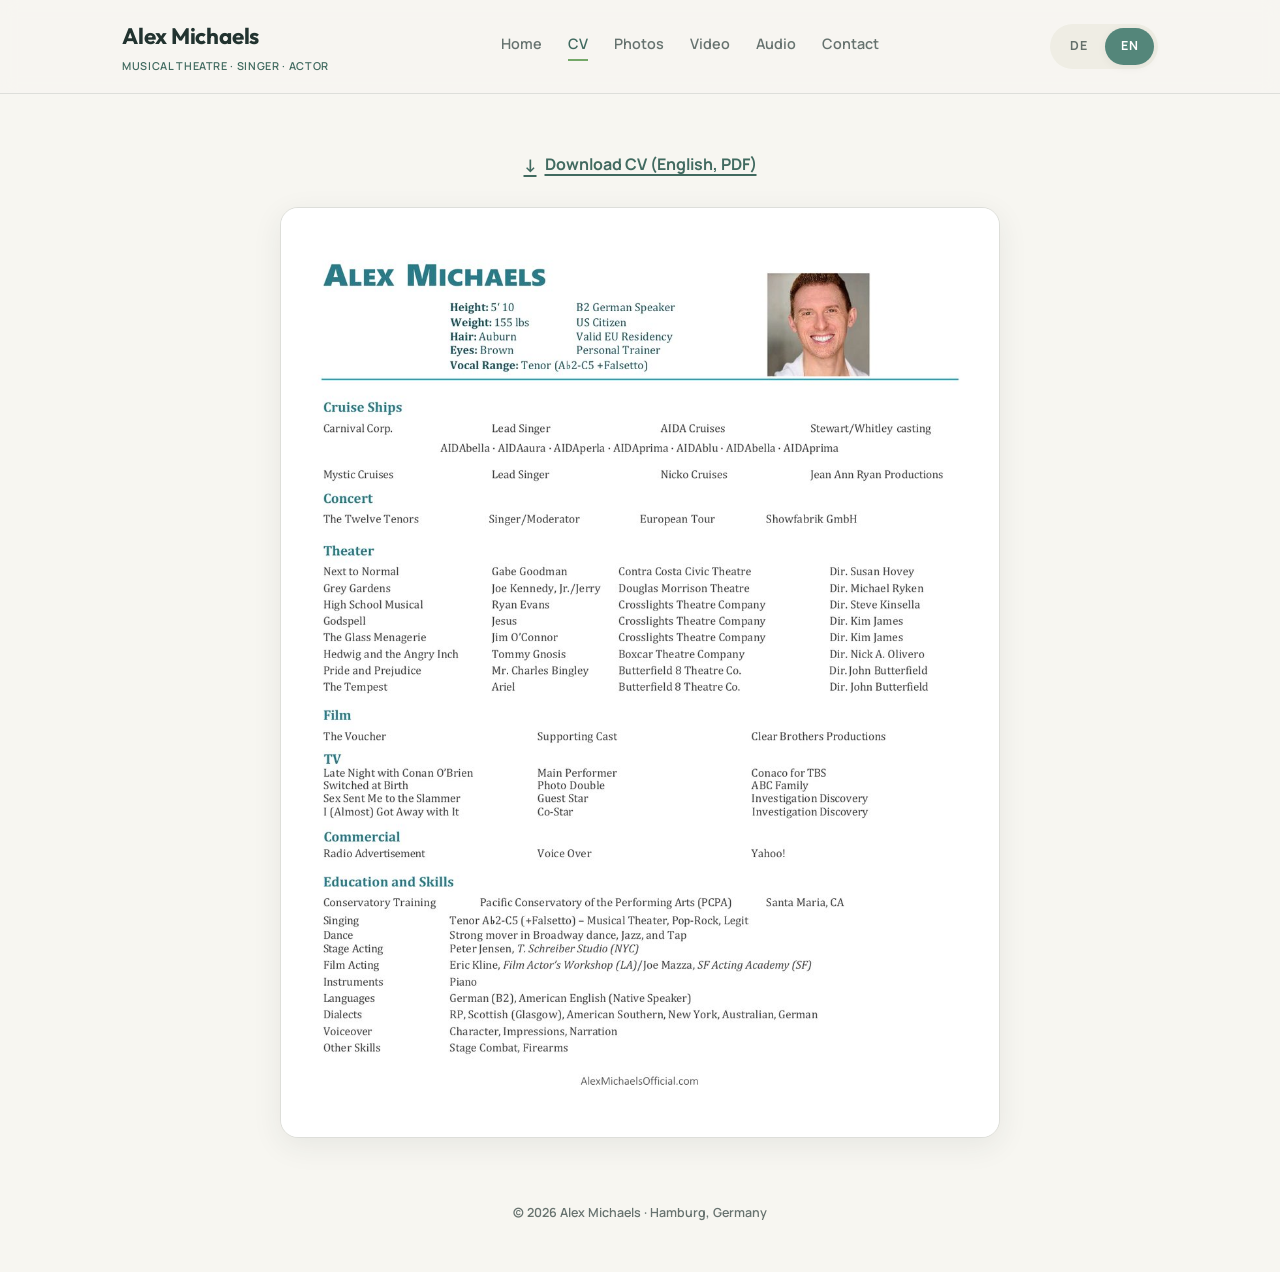
<file: en/cv.html>
<!DOCTYPE html>
<html lang="en">
<head>
<meta charset="UTF-8">
<meta name="viewport" content="width=device-width, initial-scale=1">
<title>Alex Michaels — CV & Resume | Musical Theatre Performer, Hamburg</title>
<link rel="icon" type="image/png" sizes="32x32" href="../assets/favicon-32.png">
<link rel="icon" type="image/png" sizes="16x16" href="../assets/favicon-16.png">
<link rel="apple-touch-icon" href="../assets/apple-touch-icon.png">
<meta name="description" content="Alex Michaels' resume — musical theatre performer, singer, and actor with credits including AIDA Cruises, The 12 Tenors, and international musical theatre.">
<link rel="stylesheet" href="../assets/css/style.css">
</head>
<body>

<header class="site-header">
  <div class="header-inner">
    <a href="index.html" class="brand">Alex Michaels<small>Musical Theatre · Singer · Actor</small></a>
    <nav class="main-nav" aria-label="Main navigation">
      <a href="index.html">Home</a>
      <a href="cv.html" aria-current="page">CV</a>
      <a href="photos.html" >Photos</a>
      <a href="video.html" >Video</a>
      <a href="audio.html" >Audio</a>
      <a href="contact.html" >Contact</a>
    </nav>
    <div class="lang-toggle" role="group" aria-label="Select language">
      <a href="../de/cv.html" lang="de">DE</a>
      <a href="cv.html" class="active" lang="en">EN</a>
    </div>
  </div>
</header>

<section class="section" style="border-bottom:none; padding-top:56px; padding-bottom:24px;">
  <div class="wrap">
    <div class="cv-downloads single">
      <a class="cv-download-link" href="../assets/downloads/alex-michaels-resume-en.pdf" target="_blank" rel="noopener">
        <span class="icon">&#8595;</span> Download CV (English, PDF)
      </a>
    </div>
    <div class="cv-preview">
      <img src="../assets/img/cv-preview-en.jpg" alt="Alex Michaels CV — preview">
    </div>
  </div>
</section>

<footer class="site-footer"><div class="wrap"><p>© 2026 Alex Michaels · Hamburg, Germany</p></div></footer>

</body>
</html>
</file>
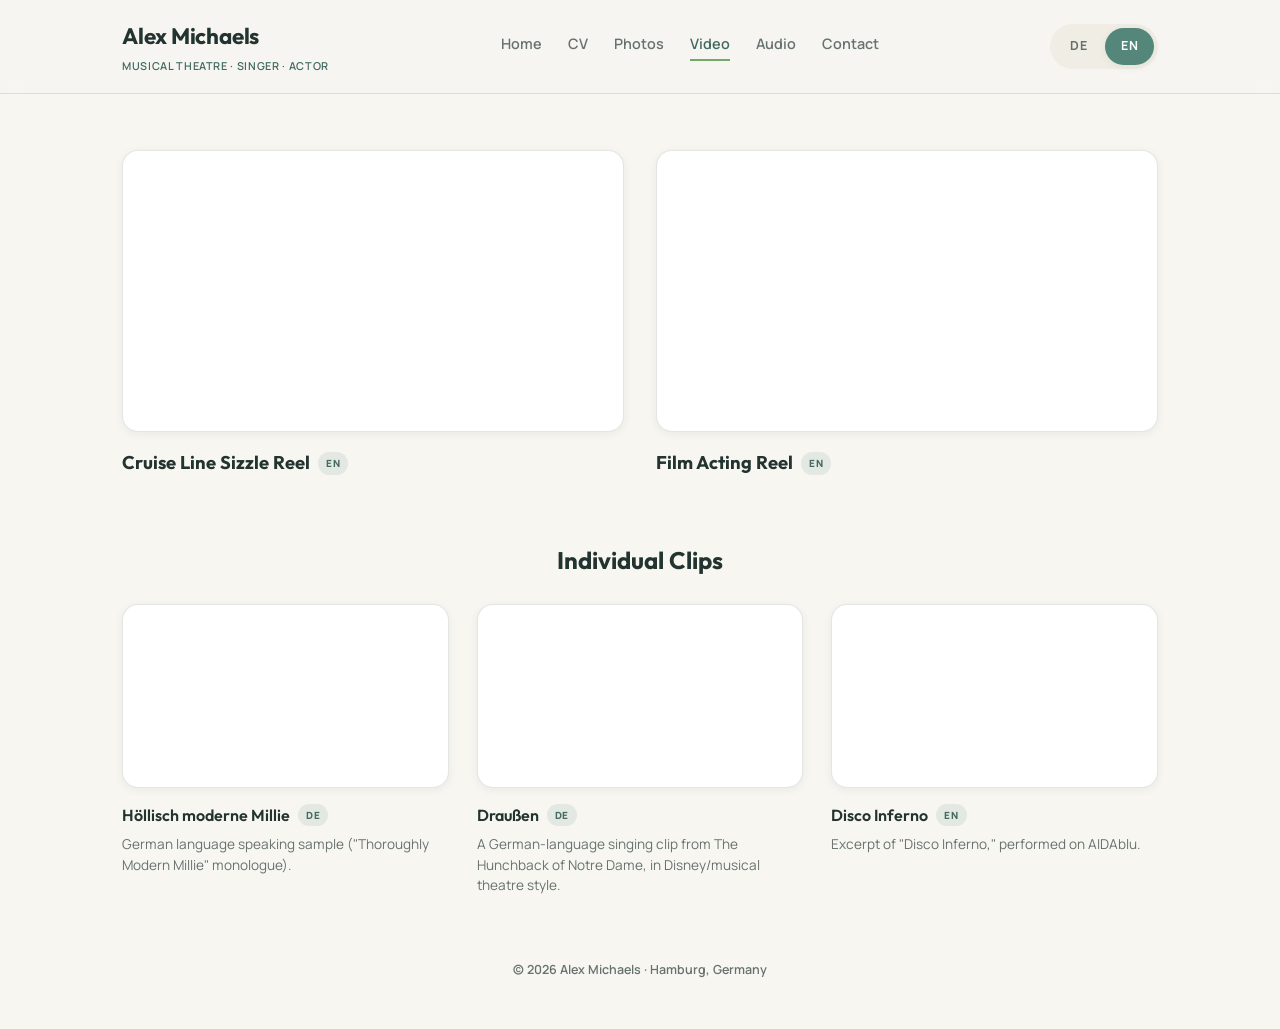
<file: en/video.html>
<!DOCTYPE html>
<html lang="en">
<head>
<meta charset="UTF-8">
<meta name="viewport" content="width=device-width, initial-scale=1">
<title>Alex Michaels — Video Reel | Musical Theatre Performer, Hamburg</title>
<link rel="icon" type="image/png" sizes="32x32" href="../assets/favicon-32.png">
<link rel="icon" type="image/png" sizes="16x16" href="../assets/favicon-16.png">
<link rel="apple-touch-icon" href="../assets/apple-touch-icon.png">
<meta name="description" content="Video reel of Alex Michaels — clips from cruise ship shows, film, and musical theatre performances in English and German.">
<link rel="stylesheet" href="../assets/css/style.css">
</head>
<body>

<header class="site-header">
  <div class="header-inner">
    <a href="index.html" class="brand">Alex Michaels<small>Musical Theatre · Singer · Actor</small></a>
    <nav class="main-nav" aria-label="Main navigation">
      <a href="index.html">Home</a>
      <a href="cv.html" >CV</a>
      <a href="photos.html" >Photos</a>
      <a href="video.html" aria-current="page">Video</a>
      <a href="audio.html" >Audio</a>
      <a href="contact.html" >Contact</a>
    </nav>
    <div class="lang-toggle" role="group" aria-label="Select language">
      <a href="../de/video.html" lang="de">DE</a>
      <a href="video.html" class="active" lang="en">EN</a>
    </div>
  </div>
</header>

<section class="section" style="border-bottom:none; padding-top:56px; padding-bottom:24px;">
  <div class="wrap">

    <div class="reels-grid">
      <div class="reel-item">
        <div class="video-embed">
          <iframe src="https://www.youtube-nocookie.com/embed/fp2hVuoO6jY" title="Cruise Line Sizzle Reel" allow="accelerometer; autoplay; clipboard-write; encrypted-media; gyroscope; picture-in-picture" allowfullscreen loading="lazy"></iframe>
        </div>
        <h3>Cruise Line Sizzle Reel <span class="lang-badge">EN</span></h3>
      </div>
      <div class="reel-item">
        <div class="video-embed">
          <iframe src="https://www.youtube-nocookie.com/embed/_cJl3oy1xEE" title="Film Acting Reel" allow="accelerometer; autoplay; clipboard-write; encrypted-media; gyroscope; picture-in-picture" allowfullscreen loading="lazy"></iframe>
        </div>
        <h3>Film Acting Reel <span class="lang-badge">EN</span></h3>
      </div>
    </div>

    <h2 class="clips-heading">Individual Clips</h2>

    <div class="clips-grid">
      <div class="clip-item">
        <div class="video-embed">
          <iframe src="https://www.youtube-nocookie.com/embed/ijK-uaWUU9I" title="Höllisch moderne Millie — Monologue" allow="accelerometer; autoplay; clipboard-write; encrypted-media; gyroscope; picture-in-picture" allowfullscreen loading="lazy"></iframe>
        </div>
        <h3>Höllisch moderne Millie <span class="lang-badge">DE</span></h3>
        <p>German language speaking sample ("Thoroughly Modern Millie" monologue).</p>
      </div>
      <div class="clip-item">
        <div class="video-embed">
          <iframe src="https://www.youtube-nocookie.com/embed/_XfTvEDf6vM" title="Draußen — Der Glöckner von Notre Dame" allow="accelerometer; autoplay; clipboard-write; encrypted-media; gyroscope; picture-in-picture" allowfullscreen loading="lazy"></iframe>
        </div>
        <h3>Draußen <span class="lang-badge">DE</span></h3>
        <p>A German-language singing clip from The Hunchback of Notre Dame, in Disney/musical theatre style.</p>
      </div>
      <div class="clip-item">
        <div class="video-embed">
          <iframe src="https://www.youtube-nocookie.com/embed/ALxhpUR-mp4" title="Disco Inferno — AIDAblu" allow="accelerometer; autoplay; clipboard-write; encrypted-media; gyroscope; picture-in-picture" allowfullscreen loading="lazy"></iframe>
        </div>
        <h3>Disco Inferno <span class="lang-badge">EN</span></h3>
        <p>Excerpt of "Disco Inferno," performed on AIDAblu.</p>
      </div>
    </div>

  </div>
</section>

<footer class="site-footer"><div class="wrap"><p>© 2026 Alex Michaels · Hamburg, Germany</p></div></footer>

</body>
</html>
</file>
<file: assets/css/style.css>
/* ===========================================================
   Alex Michaels — Site Stylesheet v2
   Concept: warm, colorful, inviting — sans-serif, soft shapes
   =========================================================== */

@import url('https://fonts.googleapis.com/css2?family=Manrope:wght@400;500;600;700;800&family=Outfit:wght@200;300;500;700;800&display=swap');

:root {
  --bg: #F7F6F1;
  --bg-deep: #EFEDE4;
  --panel: #FFFFFF;
  --ink: #223330;
  --ink-soft: rgba(34,51,48,0.68);

  --teal: #54867A;
  --teal-deep: #416A60;
  --blue: #578293;
  --green: #619257;
  --green-bright: #74A868;

  --line: rgba(34,51,48,0.12);
  --shadow: 0 8px 30px rgba(34,51,48,0.08);
  --shadow-soft: 0 2px 10px rgba(34,51,48,0.06);

  --font-display: 'Outfit', sans-serif;
  --font-body: 'Manrope', sans-serif;
}

* { box-sizing: border-box; }

html { scroll-behavior: smooth; }

@media (prefers-reduced-motion: reduce) {
  html { scroll-behavior: auto; }
  * { animation-duration: 0.01ms !important; transition-duration: 0.01ms !important; }
}

body {
  margin: 0;
  background: var(--bg);
  color: var(--ink);
  font-family: var(--font-body);
  font-size: 17px;
  line-height: 1.65;
  -webkit-font-smoothing: antialiased;
}

a { color: inherit; text-decoration: none; }

a:focus-visible, button:focus-visible {
  outline: 2px solid var(--teal-deep);
  outline-offset: 3px;
  border-radius: 2px;
}

img { max-width: 100%; display: block; }

.wrap {
  max-width: 1100px;
  margin: 0 auto;
  padding: 0 32px;
}

/* ---------- Header ---------- */

.site-header {
  position: sticky;
  top: 0;
  z-index: 50;
  background: rgba(247,246,241,0.9);
  border-bottom: 1px solid var(--line);
  backdrop-filter: blur(8px);
}

.header-inner {
  display: flex;
  align-items: center;
  justify-content: space-between;
  padding: 18px 32px;
  max-width: 1100px;
  margin: 0 auto;
  gap: 24px;
}

.brand {
  font-family: var(--font-display);
  font-weight: 700;
  font-size: 1.4rem;
  letter-spacing: -0.01em;
  white-space: nowrap;
  color: var(--ink);
}

.brand small {
  display: block;
  font-family: var(--font-body);
  font-size: 0.68rem;
  letter-spacing: 0.06em;
  color: var(--teal-deep);
  font-weight: 600;
  text-transform: uppercase;
  margin-top: 2px;
}

nav.main-nav {
  display: flex;
  gap: 26px;
  flex-wrap: wrap;
}

nav.main-nav a {
  font-family: var(--font-body);
  font-weight: 600;
  font-size: 0.9rem;
  color: var(--ink-soft);
  padding-bottom: 3px;
  border-bottom: 2px solid transparent;
  transition: color 0.2s, border-color 0.2s;
}

nav.main-nav a:hover,
nav.main-nav a[aria-current="page"] {
  color: var(--teal-deep);
  border-color: var(--green-bright);
}

/* ---------- Pill language toggle ---------- */

.lang-toggle {
  display: flex;
  align-items: stretch;
  background: var(--bg-deep);
  border-radius: 999px;
  padding: 4px;
  flex-shrink: 0;
  gap: 2px;
}

.lang-toggle a {
  font-family: var(--font-body);
  font-weight: 700;
  font-size: 0.78rem;
  letter-spacing: 0.03em;
  padding: 8px 16px;
  border-radius: 999px;
  transition: background 0.2s, color 0.2s;
  color: var(--ink-soft);
}

.lang-toggle a.active {
  background: var(--teal);
  color: #fff;
  box-shadow: var(--shadow-soft);
}

.lang-toggle a:not(.active):hover {
  color: var(--teal-deep);
  background: rgba(84,134,122,0.1);
}

/* ---------- Hero / Marquee ---------- */

.marquee {
  padding: 90px 32px 64px;
  text-align: center;
  position: relative;
  overflow: hidden;
}

.marquee::before {
  content: "";
  position: absolute;
  inset: -20% -10% auto -10%;
  height: 640px;
  background:
    radial-gradient(circle at 22% 30%, rgba(84,134,122,0.28), transparent 55%),
    radial-gradient(circle at 78% 20%, rgba(87,130,147,0.24), transparent 55%),
    radial-gradient(circle at 50% 70%, rgba(97,146,87,0.22), transparent 55%);
  filter: blur(10px);
  z-index: 0;
  pointer-events: none;
}

.marquee .wrap { position: relative; z-index: 1; }

.marquee .eyebrow {
  display: inline-block;
  font-family: var(--font-body);
  font-weight: 700;
  font-size: 0.75rem;
  letter-spacing: 0.14em;
  text-transform: uppercase;
  color: var(--teal-deep);
  background: rgba(84,134,122,0.12);
  padding: 7px 18px;
  border-radius: 999px;
  margin: 0 0 24px;
}

.marquee h1 {
  font-family: var(--font-display);
  font-weight: 200;
  font-size: clamp(3rem, 9vw, 6rem);
  line-height: 0.98;
  margin: 0 0 6px;
  letter-spacing: -0.02em;
  color: var(--ink);
}

.marquee h1 em {
  font-style: normal;
  font-weight: 800;
  background: linear-gradient(100deg, var(--teal-deep), var(--blue) 55%, var(--green));
  -webkit-background-clip: text;
  background-clip: text;
  color: transparent;
}

.role-strip {
  font-family: var(--font-body);
  font-weight: 600;
  font-size: 0.95rem;
  color: var(--ink-soft);
  margin: 20px 0 36px;
}

.role-strip .divider {
  color: var(--green-bright);
  margin: 0 10px;
  font-weight: 800;
}

.hero-photo {
  max-width: 260px;
  margin: 0 auto 20px;
  border-radius: 14px;
  background: var(--panel);
  box-shadow: var(--shadow);
  aspect-ratio: 3/4;
  overflow: hidden;
  border: 1px solid var(--line);
}

.hero-photo img {
  width: 100%;
  height: 100%;
  object-fit: cover;
  object-position: center 15%;
  display: block;
}

.hero-photo.placeholder {
  display: flex;
  align-items: center;
  justify-content: center;
  font-family: var(--font-body);
  font-size: 0.8rem;
  font-weight: 600;
  color: rgba(34,51,48,0.35);
  text-align: center;
  padding: 20px;
}

.cta-row {
  display: flex;
  gap: 14px;
  justify-content: center;
  flex-wrap: wrap;
}

.btn {
  font-family: var(--font-body);
  font-weight: 700;
  font-size: 0.9rem;
  padding: 14px 30px;
  border-radius: 999px;
  transition: transform 0.15s, box-shadow 0.15s, background 0.15s;
  display: inline-block;
}

.btn-primary {
  background: var(--teal);
  color: #fff;
  box-shadow: var(--shadow-soft);
}

.btn-primary:hover { background: var(--teal-deep); transform: translateY(-1px); box-shadow: var(--shadow); }

.btn-ghost {
  border: 1.5px solid var(--line);
  color: var(--ink);
  background: var(--panel);
}

.btn-ghost:hover { border-color: var(--teal); color: var(--teal-deep); }

/* ---------- Sections ---------- */

.section {
  padding: 68px 32px;
  border-bottom: 1px solid var(--line);
}

.section-head {
  display: flex;
  align-items: baseline;
  justify-content: space-between;
  margin-bottom: 30px;
  gap: 16px;
  flex-wrap: wrap;
}

.section-head h2 {
  font-family: var(--font-display);
  font-weight: 700;
  font-size: 1.9rem;
  margin: 0;
  color: var(--ink);
}

.section-head .tag {
  font-family: var(--font-body);
  font-weight: 700;
  font-size: 0.72rem;
  letter-spacing: 0.1em;
  text-transform: uppercase;
  color: var(--blue);
}

.reel-frame {
  aspect-ratio: 16/9;
  background: var(--panel);
  border-radius: 20px;
  box-shadow: var(--shadow-soft);
  border: 1px solid var(--line);
  display: flex;
  align-items: center;
  justify-content: center;
  font-family: var(--font-body);
  font-weight: 600;
  font-size: 0.85rem;
  color: rgba(34,51,48,0.4);
  text-align: center;
  padding: 24px;
  max-width: 900px;
  margin: 0 auto;
}

/* ---------- Bio ---------- */

.bio {
  max-width: 700px;
  margin: 0 auto;
  text-align: center;
}

.bio p {
  font-size: 1.18rem;
  line-height: 1.75;
  color: var(--ink);
}

/* ---------- Cast list (credits) ---------- */

.cast-list {
  max-width: 800px;
  margin: 0 auto;
  display: flex;
  flex-direction: column;
  gap: 10px;
}

.cast-row {
  display: grid;
  grid-template-columns: 1fr auto auto;
  gap: 18px;
  padding: 16px 22px;
  align-items: baseline;
  background: var(--panel);
  border-radius: 14px;
  border-left: 4px solid var(--green-bright);
  box-shadow: var(--shadow-soft);
}

.cast-row .role {
  font-family: var(--font-display);
  font-weight: 600;
  font-size: 1.05rem;
  color: var(--ink);
}

.cast-row .prod {
  font-family: var(--font-body);
  font-weight: 600;
  font-size: 0.82rem;
  color: var(--teal-deep);
  text-align: right;
}

.cast-row .year {
  font-family: var(--font-body);
  font-size: 0.8rem;
  color: var(--ink-soft);
  text-align: right;
}

/* ---------- Links strip ---------- */

.links-strip {
  display: flex;
  gap: 12px;
  justify-content: center;
  flex-wrap: wrap;
}

.link-chip {
  font-family: var(--font-body);
  font-weight: 700;
  font-size: 0.85rem;
  padding: 11px 22px;
  background: var(--panel);
  border: 1.5px solid var(--line);
  border-radius: 999px;
  transition: border-color 0.2s, color 0.2s, transform 0.15s;
  color: var(--ink);
}

.link-chip:hover {
  border-color: var(--teal);
  color: var(--teal-deep);
  transform: translateY(-1px);
}

/* ---------- Footer ---------- */

footer.site-footer {
  padding: 28px 32px 36px;
  text-align: center;
}

footer.site-footer p {
  font-family: var(--font-body);
  font-weight: 600;
  font-size: 0.78rem;
  color: var(--ink-soft);
}

/* ---------- Stub / interior pages ---------- */

.page-head {
  padding: 60px 32px 36px;
  text-align: center;
  border-bottom: 1px solid var(--line);
}

.page-head .eyebrow {
  display: inline-block;
  font-family: var(--font-body);
  font-weight: 700;
  font-size: 0.75rem;
  letter-spacing: 0.1em;
  text-transform: uppercase;
  color: var(--teal-deep);
  background: rgba(84,134,122,0.12);
  padding: 7px 18px;
  border-radius: 999px;
  margin: 0 0 16px;
}

.page-head h1 {
  font-family: var(--font-display);
  font-weight: 200;
  font-size: clamp(2.2rem, 6vw, 3.4rem);
  margin: 0;
  color: var(--ink);
}

.placeholder-note {
  max-width: 640px;
  margin: 40px auto;
  text-align: center;
  font-family: var(--font-body);
  font-weight: 600;
  font-size: 0.9rem;
  color: var(--ink-soft);
  padding: 0 32px;
}

/* ---------- Responsive ---------- */

@media (max-width: 720px) {
  .header-inner { flex-direction: column; align-items: stretch; gap: 14px; padding: 16px 20px; }
  nav.main-nav { gap: 14px 18px; justify-content: center; }
  .lang-toggle { align-self: center; }
  .marquee { padding: 60px 20px 44px; }
  .section { padding: 52px 20px; }
  .cast-row { grid-template-columns: 1fr; gap: 4px; }
  .cast-row .prod, .cast-row .year { text-align: left; }
}

/* ---------- Split hero (v3) ---------- */

.hero-split {
  padding: 40px 32px 36px;
  position: relative;
  overflow: hidden;
}

.hero-split::before {
  content: "";
  position: absolute;
  inset: -20% -10% auto -10%;
  height: 600px;
  background:
    radial-gradient(circle at 15% 30%, rgba(84,134,122,0.24), transparent 55%),
    radial-gradient(circle at 85% 15%, rgba(87,130,147,0.20), transparent 55%),
    radial-gradient(circle at 55% 80%, rgba(97,146,87,0.18), transparent 55%);
  filter: blur(10px);
  z-index: 0;
  pointer-events: none;
}

.hero-grid {
  position: relative;
  z-index: 1;
  display: grid;
  grid-template-columns: minmax(260px, 360px) 1fr;
  gap: 56px;
  align-items: center;
}

.hero-photo-col .hero-photo {
  margin: 0;
  max-width: 100%;
}

.hero-content-col {
  text-align: left;
}

.hero-content-col .eyebrow {
  display: inline-block;
  font-family: var(--font-body);
  font-weight: 700;
  font-size: 0.75rem;
  letter-spacing: 0.14em;
  text-transform: uppercase;
  color: var(--teal-deep);
  background: rgba(84,134,122,0.12);
  padding: 7px 18px;
  border-radius: 999px;
  margin: 0 0 22px;
}

.hero-content-col h1 {
  font-family: var(--font-display);
  font-weight: 200;
  font-size: clamp(2.8rem, 6vw, 4.6rem);
  line-height: 0.98;
  margin: 0 0 10px;
  letter-spacing: -0.02em;
  color: var(--ink);
}

.hero-content-col h1 em {
  font-style: normal;
  font-weight: 800;
  color: var(--blue);
}

.hero-content-col h1 em .small-caps {
  text-transform: uppercase;
  font-size: 0.72em;
  letter-spacing: 0.04em;
  margin-left: 0.03em;
}

.hero-content-col .role-strip {
  text-align: left;
  margin: 0 0 24px;
  font-size: 1rem;
}

.hero-content-col .hero-bio {
  font-size: 1.08rem;
  line-height: 1.7;
  color: var(--ink);
  max-width: 46ch;
  margin: 0;
}

.hero-content-col .hero-note {
  font-size: 0.95rem;
  line-height: 1.6;
  color: var(--ink-soft);
  max-width: 46ch;
  margin: 14px 0 0;
}

.hero-content-col .hero-note a {
  color: var(--teal-deep);
  text-decoration: underline;
  text-underline-offset: 3px;
}

.hero-content-col .hero-note a:hover { color: var(--teal); }

.hero-links-row {
  padding: 8px 32px 28px;
  position: relative;
  z-index: 1;
}

.hero-links-row .links-strip {
  justify-content: center;
}

@media (max-width: 860px) {
  .hero-grid { grid-template-columns: 1fr; gap: 36px; text-align: center; }
  .hero-content-col { text-align: center; }
  .hero-content-col .hero-bio { margin: 0 auto; }
  .hero-content-col .hero-note { margin: 14px auto 0; }
  .hero-content-col .role-strip { text-align: center; }
  .hero-photo-col .hero-photo { max-width: 320px; margin: 0 auto; }
}

/* ---------- Agent / booking block ---------- */

.agent-block {
  font-family: var(--font-body);
  font-size: 0.82rem;
  line-height: 1.6;
  color: var(--ink-soft);
  margin: 40px 0 0;
  padding-top: 20px;
  border-top: 1px solid var(--line);
  max-width: 46ch;
}

.agent-block .label {
  display: block;
  font-weight: 700;
  font-size: 0.66rem;
  letter-spacing: 0.12em;
  text-transform: uppercase;
  color: var(--teal-deep);
  margin-bottom: 8px;
}

.agent-block strong {
  display: block;
  color: var(--ink);
  font-weight: 700;
  font-size: 0.88rem;
  margin-bottom: 4px;
}

.agent-block a {
  color: var(--ink-soft);
  text-decoration: underline;
  text-decoration-thickness: 1px;
  text-underline-offset: 3px;
  transition: color 0.2s;
}

.agent-block a:hover {
  color: var(--teal-deep);
}

.agent-block.centered {
  text-align: center;
  margin: 0 auto 28px;
}

@media (max-width: 860px) {
  .hero-content-col .agent-block { text-align: center; }
}

/* ---------- CV downloads + preview ---------- */

.cv-downloads {
  display: flex;
  gap: 14px;
  justify-content: center;
  flex-wrap: wrap;
  margin-bottom: 48px;
}

.cv-download-btn {
  display: inline-flex;
  align-items: center;
  gap: 10px;
  font-family: var(--font-body);
  font-weight: 700;
  font-size: 0.9rem;
  padding: 14px 26px;
  border-radius: 999px;
  background: var(--panel);
  border: 1.5px solid var(--line);
  color: var(--ink);
  transition: border-color 0.2s, color 0.2s, transform 0.15s, box-shadow 0.15s;
}

.cv-download-btn:hover {
  border-color: var(--teal);
  color: var(--teal-deep);
  transform: translateY(-1px);
  box-shadow: var(--shadow-soft);
}

.cv-download-btn .flag {
  font-family: var(--font-body);
  font-weight: 800;
  font-size: 0.68rem;
  letter-spacing: 0.06em;
  text-transform: uppercase;
  color: var(--teal-deep);
  background: rgba(84,134,122,0.12);
  padding: 4px 9px;
  border-radius: 999px;
}

.cv-preview {
  max-width: 720px;
  margin: 0 auto;
  border-radius: 18px;
  overflow: hidden;
  box-shadow: var(--shadow);
  border: 1px solid var(--line);
}

.cv-preview img {
  width: 100%;
  display: block;
}

/* ---------- CV download link (v2, single link) ---------- */

.cv-download-link {
  display: inline-flex;
  align-items: center;
  gap: 8px;
  font-family: var(--font-body);
  font-weight: 700;
  font-size: 1rem;
  color: var(--teal-deep);
  text-decoration: underline;
  text-decoration-thickness: 2px;
  text-underline-offset: 4px;
  transition: color 0.2s;
}

.cv-download-link:hover {
  color: var(--teal);
}

.cv-download-link .icon {
  font-size: 1.1rem;
  text-decoration: none;
}

.cv-downloads.single {
  margin-bottom: 28px;
}

/* ---------- Video page ---------- */

.video-embed {
  position: relative;
  width: 100%;
  aspect-ratio: 16/9;
  border-radius: 16px;
  overflow: hidden;
  box-shadow: var(--shadow-soft);
  border: 1px solid var(--line);
  background: var(--panel);
}

.video-embed iframe {
  position: absolute;
  inset: 0;
  width: 100%;
  height: 100%;
  border: 0;
}

.reels-grid {
  display: grid;
  grid-template-columns: 1fr 1fr;
  gap: 32px;
  margin-bottom: 20px;
}

.reel-item h3 {
  font-family: var(--font-display);
  font-weight: 700;
  font-size: 1.15rem;
  margin: 16px 0 6px;
  color: var(--ink);
  display: flex;
  align-items: center;
  gap: 8px;
  flex-wrap: wrap;
}

.reel-item p {
  font-family: var(--font-body);
  font-size: 0.9rem;
  color: var(--ink-soft);
  line-height: 1.55;
  margin: 0;
}

.clips-heading {
  font-family: var(--font-display);
  font-weight: 700;
  font-size: 1.5rem;
  margin: 56px 0 24px;
  color: var(--ink);
  text-align: center;
}

.clips-grid {
  display: grid;
  grid-template-columns: repeat(3, 1fr);
  gap: 28px;
}

.clip-item h3 {
  font-family: var(--font-display);
  font-weight: 600;
  font-size: 1rem;
  margin: 14px 0 6px;
  color: var(--ink);
  display: flex;
  align-items: center;
  gap: 8px;
  flex-wrap: wrap;
}

.clip-item p {
  font-family: var(--font-body);
  font-size: 0.85rem;
  color: var(--ink-soft);
  line-height: 1.5;
  margin: 0;
}

.lang-badge {
  display: inline-block;
  font-family: var(--font-body);
  font-weight: 800;
  font-size: 0.62rem;
  letter-spacing: 0.06em;
  text-transform: uppercase;
  color: var(--teal-deep);
  background: rgba(84,134,122,0.12);
  padding: 3px 8px;
  border-radius: 999px;
  vertical-align: middle;
}

@media (max-width: 800px) {
  .reels-grid { grid-template-columns: 1fr; }
  .clips-grid { grid-template-columns: 1fr; }
}

/* ---------- Audio page ---------- */

.audio-list {
  max-width: 720px;
  margin: 0 auto;
  display: flex;
  flex-direction: column;
  gap: 44px;
}

.audio-item h3 {
  font-family: var(--font-display);
  font-weight: 600;
  font-size: 1.1rem;
  margin: 0 0 4px;
  color: var(--ink);
  display: flex;
  align-items: center;
  gap: 8px;
  flex-wrap: wrap;
}

.audio-item p {
  font-family: var(--font-body);
  font-size: 0.88rem;
  color: var(--ink-soft);
  line-height: 1.5;
  margin: 0 0 12px;
}

.audio-embed {
  border-radius: 12px;
  overflow: hidden;
  box-shadow: var(--shadow-soft);
  border: 1px solid var(--line);
}

.audio-embed iframe {
  display: block;
  width: 100%;
}

/* ---------- Contact page ---------- */

.contact-block {
  max-width: 620px;
  margin: 0 auto;
  text-align: center;
}

.contact-routing {
  font-size: 1.1rem;
  line-height: 1.7;
  color: var(--ink);
  margin-bottom: 40px;
}

.contact-meta {
  font-family: var(--font-body);
  font-size: 0.88rem;
  color: var(--ink-soft);
  line-height: 1.7;
  margin: 32px 0 0;
}

.contact-divider {
  border: none;
  border-top: 1px solid var(--line);
  max-width: 200px;
  margin: 36px auto;
}

/* ---------- Contact page (v2, side-by-side blocks) ---------- */

.contact-columns {
  display: flex;
  gap: 40px;
  justify-content: center;
  flex-wrap: wrap;
  margin: 0 auto 40px;
}

.contact-columns .agent-block {
  max-width: 260px;
  flex: 1 1 260px;
}

.contact-location {
  font-family: var(--font-body);
  font-weight: 600;
  font-size: 0.92rem;
  color: var(--ink-soft);
  text-align: center;
  margin: 0 0 28px;
}

@media (max-width: 640px) {
  .contact-columns { flex-direction: column; align-items: center; gap: 32px; }
}

/* ---------- Photo gallery (masonry + lightbox) ---------- */

.masonry {
  column-count: 3;
  column-gap: 18px;
}

.masonry-item {
  break-inside: avoid;
  margin-bottom: 18px;
  border-radius: 14px;
  overflow: hidden;
  box-shadow: var(--shadow-soft);
  border: 1px solid var(--line);
  cursor: zoom-in;
  background: var(--panel);
}

.masonry-item img {
  width: 100%;
  display: block;
  transition: transform 0.3s ease;
}

.masonry-item:hover img {
  transform: scale(1.03);
}

.photo-credit {
  text-align: center;
  font-family: var(--font-body);
  font-size: 0.82rem;
  color: var(--ink-soft);
  margin-top: 36px;
  line-height: 1.8;
}

.photo-credit a {
  color: var(--teal-deep);
  text-decoration: underline;
  text-underline-offset: 3px;
}

/* Lightbox */

.lightbox-overlay {
  display: none;
  position: fixed;
  inset: 0;
  background: rgba(20, 28, 26, 0.92);
  z-index: 200;
  align-items: center;
  justify-content: center;
  padding: 40px;
}

.lightbox-overlay.open {
  display: flex;
}

.lightbox-overlay img {
  max-width: 90vw;
  max-height: 88vh;
  border-radius: 8px;
  box-shadow: 0 20px 60px rgba(0,0,0,0.5);
}

.lightbox-close,
.lightbox-prev,
.lightbox-next {
  position: absolute;
  background: rgba(255,255,255,0.12);
  border: none;
  color: #fff;
  font-family: var(--font-body);
  font-weight: 700;
  cursor: pointer;
  border-radius: 999px;
  display: flex;
  align-items: center;
  justify-content: center;
  transition: background 0.2s;
}

.lightbox-close:hover,
.lightbox-prev:hover,
.lightbox-next:hover {
  background: rgba(255,255,255,0.25);
}

.lightbox-close {
  top: 20px;
  right: 20px;
  width: 42px;
  height: 42px;
  font-size: 1.3rem;
}

.lightbox-prev,
.lightbox-next {
  top: 50%;
  transform: translateY(-50%);
  width: 48px;
  height: 48px;
  font-size: 1.5rem;
}

.lightbox-prev { left: 16px; }
.lightbox-next { right: 16px; }

@media (max-width: 860px) {
  .masonry { column-count: 2; }
}

@media (max-width: 520px) {
  .masonry { column-count: 1; }
  .lightbox-prev, .lightbox-next { width: 40px; height: 40px; font-size: 1.2rem; }
}
</file>
